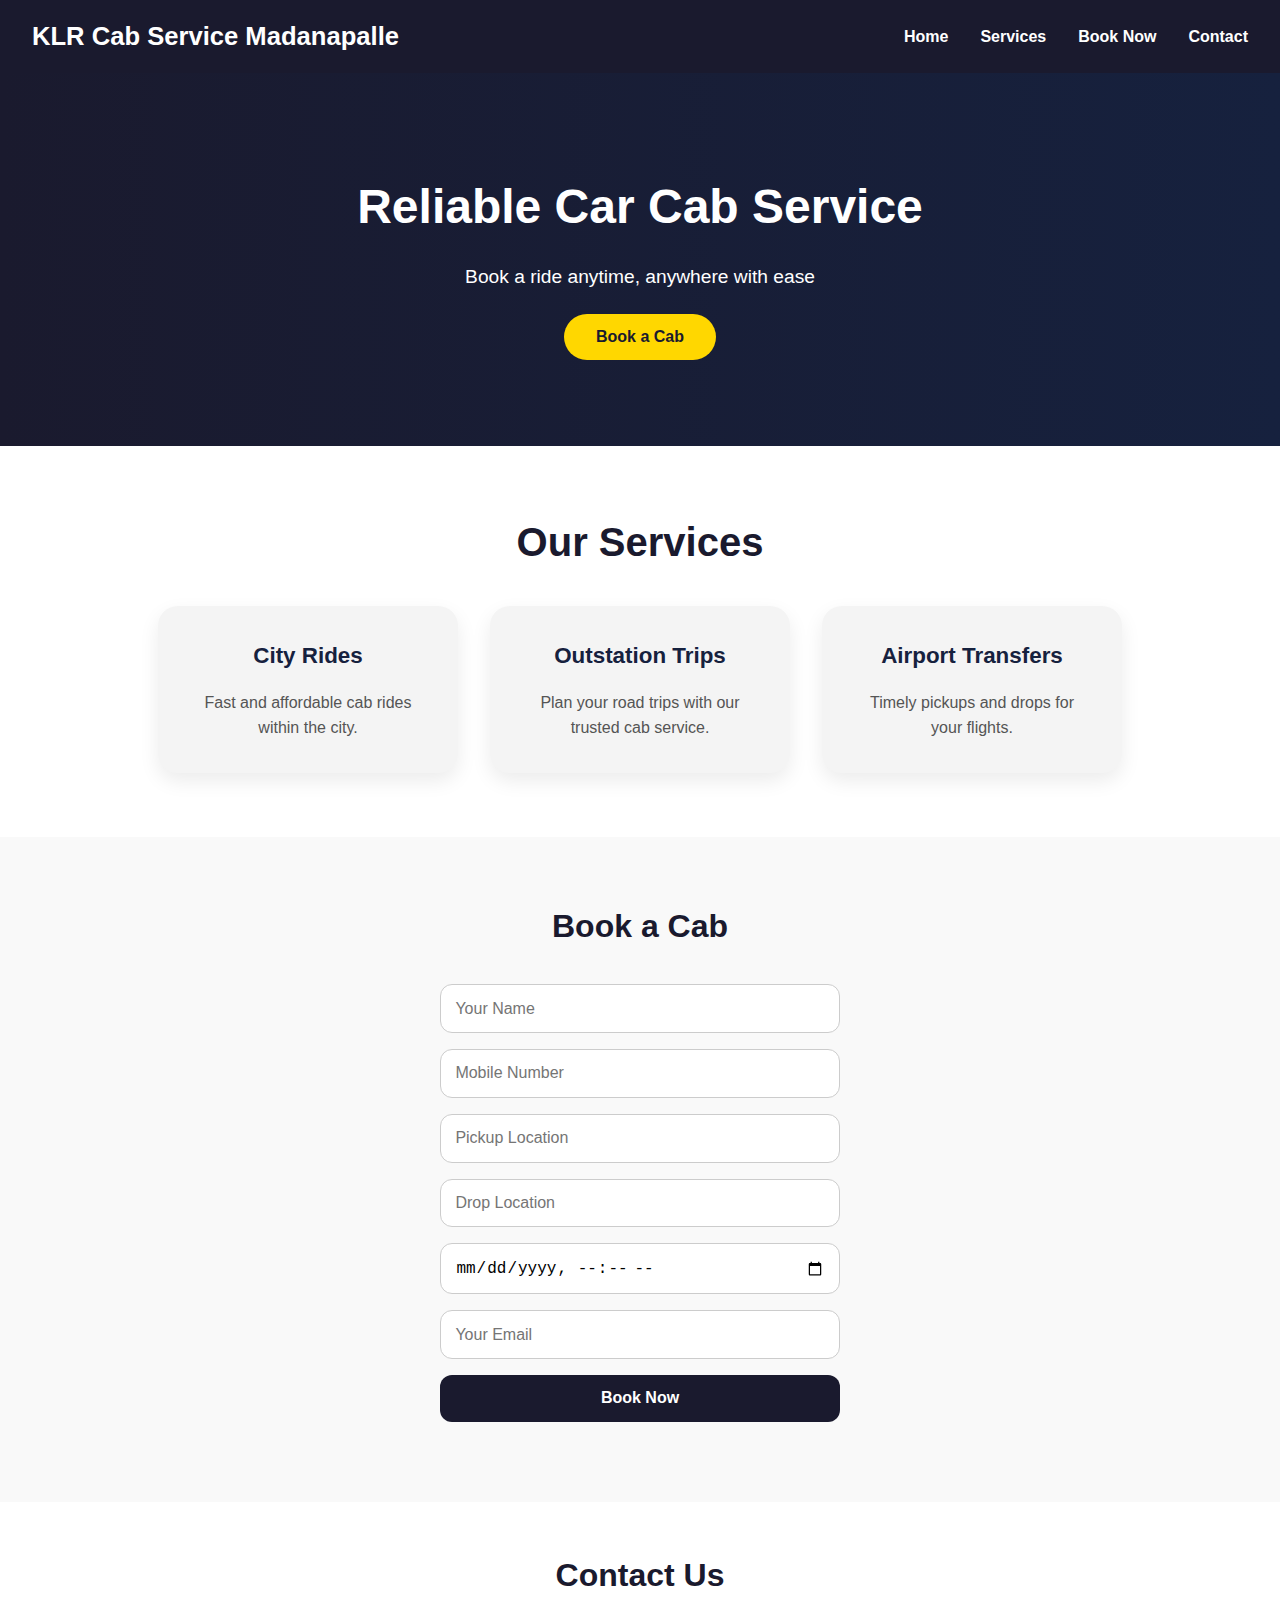
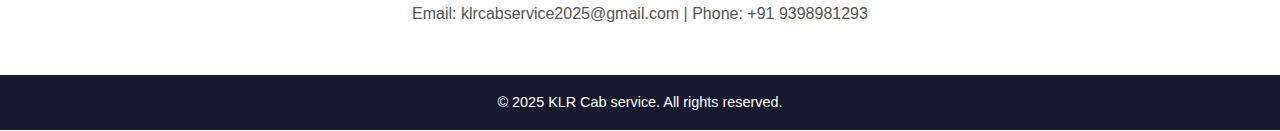
<file: index.html>
<!DOCTYPE html>
<html lang="en">
<head>
  <meta charset="UTF-8" />
  <meta name="viewport" content="width=device-width, initial-scale=1.0" />
  <title>Madanapalle Cab Service </title>
 
    <link rel="stylesheet" href="style4.css" />


  <script src="https://cdn.emailjs.com/dist/email.min.js"></script>
  <script>
    (function(){
      emailjs.init("8k1KpIBEiNRTTrTd2"); //  Your real public key
    })();
  </script>
</head>
<body>
 <nav class="navbar">
  <h1 class="logo" style="color: white;">KLR Cab Service Madanapalle</h1>
  <div class="menu-toggle" id="menu-toggle">&#9776;</div>
  <ul class="nav-links" id="nav-links">
    <li><a href="#home">Home</a></li>
    <li><a href="#services">Services</a></li>
    <li><a href="#booking">Book Now</a></li>
    <li><a href="#contact">Contact</a></li>
  </ul>
</nav>




  <section id="home" class="hero">
    <div class="hero-content">
      <h2 >Reliable Car Cab Service</h2>
      <p>Book a ride anytime, anywhere with ease</p>
      <a href="#booking" class="btn" >Book a Cab</a>
    </div>
  </section>

  <section id="services" class="services">
    <h2>Our Services</h2>
    <div class="service-boxes">
      <div class="box">
        <h3>City Rides</h3>
        <p>Fast and affordable cab rides within the city.</p>
      </div>
      <div class="box">
        <h3>Outstation Trips</h3>
        <p>Plan your road trips with our trusted cab service.</p>
      </div>
      <div class="box">
        <h3>Airport Transfers</h3>
        <p>Timely pickups and drops for your flights.</p>
      </div>
    </div>
  </section>

  <section id="booking" class="booking">
    <h2>Book a Cab</h2>
    <form id="booking-form">
      <input type="text" name="name" placeholder="Your Name" required />
      <input type="tel" name="phone" placeholder="Mobile Number" required />
      <input type="text" name="pickup" placeholder="Pickup Location" required />
      <input type="text" name="drop" placeholder="Drop Location" required />
      <input type="datetime-local" name="datetime" required />
      <input type="email" name="email" placeholder="Your Email" required />
      <button type="submit">Book Now</button>
    </form>
    <p id="confirmation" style="color: green; margin-top: 1rem;"></p>
  </section>

  <section id="contact" class="contact">
    <h2>Contact Us</h2>
    <p>Email: klrcabservice2025@gmail.com | Phone: +91 9398981293</p>
  </section>

  <footer>
    <p>&copy; 2025 KLR Cab service. All rights reserved.</p>
  </footer>

  <script>
    //  Ensure public key is initialized
    emailjs.init("8k1KpIBEiNRTTrTd2");

    document.getElementById("booking-form").addEventListener("submit", function (e) {
      e.preventDefault();

      emailjs.sendForm("service_uvvub7u", "template_kspqktv", this)
            emailjs.sendForm("service_uvvub7u", "template_87z7ydo", this)

        .then(function (res) {
          console.log("SUCCESS", res);
          document.getElementById("confirmation").innerText = "✅ Booking confirmed! Email sent to passenger and cab service.";
          document.getElementById("booking-form").reset();
        }, function (err) {
          console.error("FAILED", err);
          document.getElementById("confirmation").innerText = "❌ Error: " + JSON.stringify(err.text);
        });
    });
  </script>
  <script>
  const toggle = document.getElementById('menu-toggle');
  const nav = document.getElementById('nav-links');

  toggle.addEventListener('click', () => {
    nav.classList.toggle('active');
  });
</script>

</body>
</html>
</file>
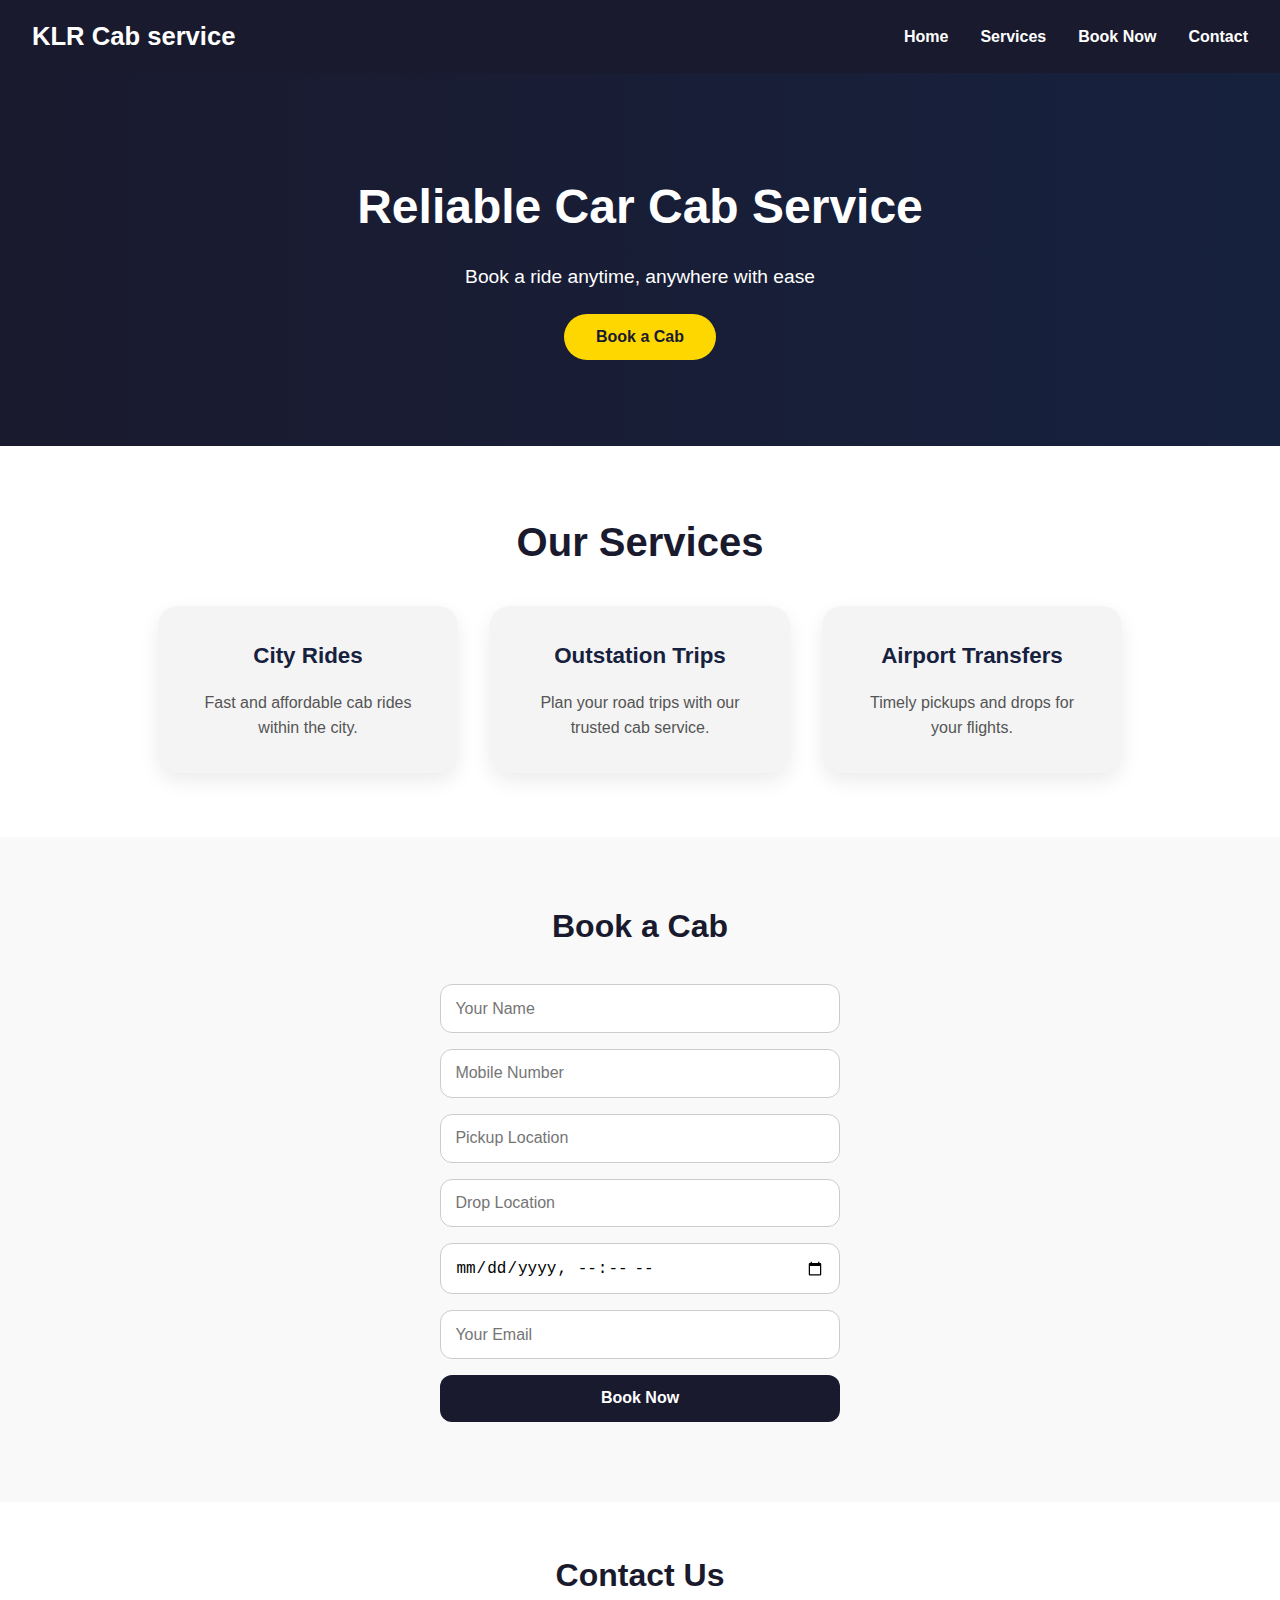
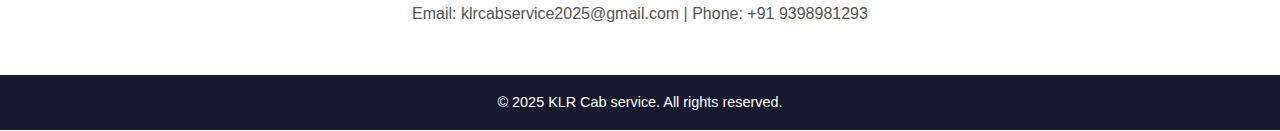
<file: index2.html>
<!DOCTYPE html>
<html lang="en">
<head>
  <meta charset="UTF-8" />
  <meta name="viewport" content="width=device-width, initial-scale=1.0" />
  <title>KLR Cab service</title>
 <!-- <link rel="stylesheet" href="style.css" />-->
    <link rel="stylesheet" href="style4.css" />
  <!--<link rel="stylesheet" href="style3.css" />-->

  <script src="https://cdn.emailjs.com/dist/email.min.js"></script>
  <script>
    (function(){
      emailjs.init("8k1KpIBEiNRTTrTd2"); //  Your real public key
    })();
  </script>
</head>
<body>
 <nav class="navbar">
  <h1 class="logo" style="color: white;">KLR Cab service</h1>
  <div class="menu-toggle" id="menu-toggle">&#9776;</div>
  <ul class="nav-links" id="nav-links">
    <li><a href="#home">Home</a></li>
    <li><a href="#services">Services</a></li>
    <li><a href="#booking">Book Now</a></li>
    <li><a href="#contact">Contact</a></li>
  </ul>
</nav>




  <section id="home" class="hero">
    <div class="hero-content">
      <h2 >Reliable Car Cab Service</h2>
      <p>Book a ride anytime, anywhere with ease</p>
      <a href="#booking" class="btn" >Book a Cab</a>
    </div>
  </section>

  <section id="services" class="services">
    <h2>Our Services</h2>
    <div class="service-boxes">
      <div class="box">
        <h3>City Rides</h3>
        <p>Fast and affordable cab rides within the city.</p>
      </div>
      <div class="box">
        <h3>Outstation Trips</h3>
        <p>Plan your road trips with our trusted cab service.</p>
      </div>
      <div class="box">
        <h3>Airport Transfers</h3>
        <p>Timely pickups and drops for your flights.</p>
      </div>
    </div>
  </section>

  <section id="booking" class="booking">
    <h2>Book a Cab</h2>
    <form id="booking-form">
      <input type="text" name="name" placeholder="Your Name" required />
      <input type="tel" name="phone" placeholder="Mobile Number" required />
      <input type="text" name="pickup" placeholder="Pickup Location" required />
      <input type="text" name="drop" placeholder="Drop Location" required />
      <input type="datetime-local" name="datetime" required />
      <input type="email" name="email" placeholder="Your Email" required />
      <button type="submit">Book Now</button>
    </form>
    <p id="confirmation" style="color: green; margin-top: 1rem;"></p>
  </section>

  <section id="contact" class="contact">
    <h2>Contact Us</h2>
    <p>Email: klrcabservice2025@gmail.com | Phone: +91 9398981293</p>
  </section>

  <footer>
    <p>&copy; 2025 KLR Cab service. All rights reserved.</p>
  </footer>

  <script>
    //  Ensure public key is initialized
    emailjs.init("8k1KpIBEiNRTTrTd2");

    document.getElementById("booking-form").addEventListener("submit", function (e) {
      e.preventDefault();

      emailjs.sendForm("service_uvvub7u", "template_kspqktv", this)
            emailjs.sendForm("service_uvvub7u", "template_87z7ydo", this)

        .then(function (res) {
          console.log("SUCCESS", res);
          document.getElementById("confirmation").innerText = "✅ Booking confirmed! Email sent to passenger and cab service.";
          document.getElementById("booking-form").reset();
        }, function (err) {
          console.error("FAILED", err);
          document.getElementById("confirmation").innerText = "❌ Error: " + JSON.stringify(err.text);
        });
    });
  </script>
  <script>
  const toggle = document.getElementById('menu-toggle');
  const nav = document.getElementById('nav-links');

  toggle.addEventListener('click', () => {
    nav.classList.toggle('active');
  });
</script>

</body>
</html>
</file>
<file: style4.css>
/* Base Reset */
* {
  margin: 0;
  padding: 0;
  box-sizing: border-box;
}

body {
  font-family: 'Poppins', 'Segoe UI', sans-serif;
  background-color: #f9f9f9;
  color: #2c3e50;
  line-height: 1.6;
}
a {
  text-decoration: none;
}


/* Navbar */
header {
  background-color: #1a1a2e;
  padding: 1.2rem 2rem;
  box-shadow: 0 2px 8px rgba(0, 0, 0, 0.08);
}

nav {
  display: flex;
  justify-content: space-between;
  align-items: center;
}


nav h1 {
  color: #ffd700;
  font-size: 1.8rem;
  font-weight: 600;
}

nav ul {
  display: flex;
  list-style: none;
  gap: 1.5rem;
}

nav ul li a {
    
  color: #f1f1f1;
  font-weight: 500;
  text-decoration: none;
  transition: color 0.3s ease;
}

nav ul li a:hover {
  color: #ffd700;
}
/* Base Styles for Navbar (Desktop) */
.navbar {
  display: flex;
  justify-content: space-between;
  align-items: center;
  background-color: #002b5b;
  padding: 1rem 2rem;
  color: white;
  position: sticky;
  top: 0;
  z-index: 999;
}

.logo {
  font-size: 1.8rem;
  color: #ff8c00;
  font-weight: bold;
}

/* Hamburger Icon */
.menu-toggle {
  font-size: 2rem;
  display: none;
  color: white;
  cursor: pointer;
}

/* Nav Links Common */
.nav-links {
  list-style: none;
  display: flex;
  gap: 1.2rem;
}

.nav-links li a {
  color: white;
  text-decoration: none;
  font-weight: 500;
}

/* Mobile Design with Block Boxes */
@media (max-width: 768px) {
  .menu-toggle {
    display: block;
  }

  .nav-links {
    flex-direction: column;
    position: absolute;
    top: 65px;
    left: 0;
    width: 100%;
    background-color: transparent;
    display: none;
    padding: 1rem 0;
    align-items: center;
    gap: 1rem;
  }

  .nav-links.active {
    display: flex;
  }

  .nav-links li a {
    background-color:#1a1a2e;
    color: black;
    padding: 0.7rem 1.5rem;
    border-radius: 10px;
    border: 3px solid white;
    font-weight: bold;
    width: 80%;
    text-align: center;
    box-shadow: 0px 3px 8px rgba(0, 0, 0, 0.2);
    transition: transform 0.3s ease, background 0.3s ease;
  }

  .nav-links li a:hover {
    transform: scale(1.03);
    background-color: #ffd700;
    
  }
}

/* Navbar Styles */
.navbar {
  display: flex;
  justify-content: space-between;
  align-items: center;
  background-color: #1a1a2e;
  padding: 1rem 2rem;
  color: white;
  position: relative;
}

.logo {
  font-size: 1.6rem;
  color: #3e8ef7;
}

.nav-links {
  list-style: none;
  display: flex;
  gap: 2rem;
}

.nav-links li a {
  color: white;
  text-decoration: none;
  font-weight: 500;
  transition: color 0.3s ease;
  font-weight: 600;
}

.nav-links li a:hover {
 
      
      font-weight: 600;

}

.menu-toggle {
  font-size: 2rem;
  color: white;
  display: none;
  cursor: pointer;
}

/* Mobile styles */
@media (max-width: 768px) {
  .menu-toggle {
    display: block;
  }
  .nav-links li a:hover {
 
      color: black;
      font-weight: 600;

}

  .nav-links {
    flex-direction: column;
    align-items: center;
    position: absolute;
    top: 65px;
    left: 0;
    width: 100%;
    background-color: #002b5b;
    display: none;
    padding: 1rem 0;
    border-top: 2px solid #0a84ff;
  }

  .nav-links.active {
    display: flex;
  }

  .nav-links li {
    margin: 0.5rem 0;
  }
}

/* Hero Section */
.hero {
  background: linear-gradient(to right, #1a1a2e, #16213e);
  color: white;
  padding: 6rem 2rem;
  text-align: center;
}

.hero h2 {
  font-size: 3rem;
  margin-bottom: 1rem;
}

.hero p {
  font-size: 1.2rem;
  margin-bottom: 2rem;
}

.hero .btn {
  padding: 0.9rem 2rem;
  background-color: #ffd700;
  color: #1a1a2e;
  border: none;
  border-radius: 30px;
  font-size: 1rem;
  font-weight: bold;
  transition: 0.3s;
}

.hero .btn:hover {
  background-color: #e6c200;
  color: white;
  
}

/* Services Section */
.services {
  padding: 4rem 2rem;
  background-color: #ffffff;
  text-align: center;
}

.services h2 {
  font-size: 2.5rem;
  color: #1a1a2e;
  margin-bottom: 2rem;
}

.service-boxes {
  display: flex;
  justify-content: center;
  flex-wrap: wrap;
  gap: 2rem;
}

.service-boxes .box {
  background: #f4f4f4;
  padding: 2rem;
  width: 300px;
  border-radius: 20px;
  box-shadow: 0 8px 20px rgba(0, 0, 0, 0.08);
  transition: transform 0.3s ease, box-shadow 0.3s ease;
}

.service-boxes .box:hover {
  transform: translateY(-6px);
  box-shadow: 0 12px 28px rgba(0, 0, 0, 0.15);
  background: #fefefe;
}

.service-boxes .box h3 {
  color: #16213e;
  margin-bottom: 1rem;
  font-size: 1.4rem;
}

.service-boxes .box p {
  font-size: 1rem;
  color: #555;
}

/* Booking Section */
.booking {
  padding: 4rem 2rem;
  background: #f9f9f9;
  text-align: center;
}

.booking h2 {
  font-size: 2rem;
  margin-bottom: 2rem;
  color: #1a1a2e;
}

form input,
form select,
form button {
  display: block;
  margin: 1rem auto;
  padding: 0.9rem;
  width: 90%;
  max-width: 400px;
  border-radius: 12px;
  font-size: 1rem;
  border: 1px solid #ccc;
  transition: 0.3s;
}

form input:focus,
form select:focus {
  outline: none;
  border-color: #1a1a2e;
  box-shadow: 0 0 5px rgba(26, 26, 46, 0.2);
}

form button {
  background: #1a1a2e;
  color: #fff;
  font-weight: bold;
  border: none;
  cursor: pointer;
}

form button:hover {
  background: #0e0e1a;
}

/* Contact Section */
.contact {
  padding: 3rem 2rem;
  text-align: center;
  background-color: #ffffff;
}

.contact h2 {
  font-size: 2rem;
  color: #1a1a2e;
}

.contact p {
  color: #555;
  font-size: 1rem;
}

/* Footer */
footer {
  background-color: #1a1a2e;
  color: white;
  padding: 1rem;
  text-align: center;
  font-size: 0.9rem;
}

/* Responsive Design */
@media (max-width: 768px) {
  nav ul {
    flex-direction: column;
    align-items: flex-start;
    gap: 1rem;
    margin-top: 1rem;
  }

  .service-boxes {
    flex-direction: column;
    align-items: center;
  }
}
</file>
